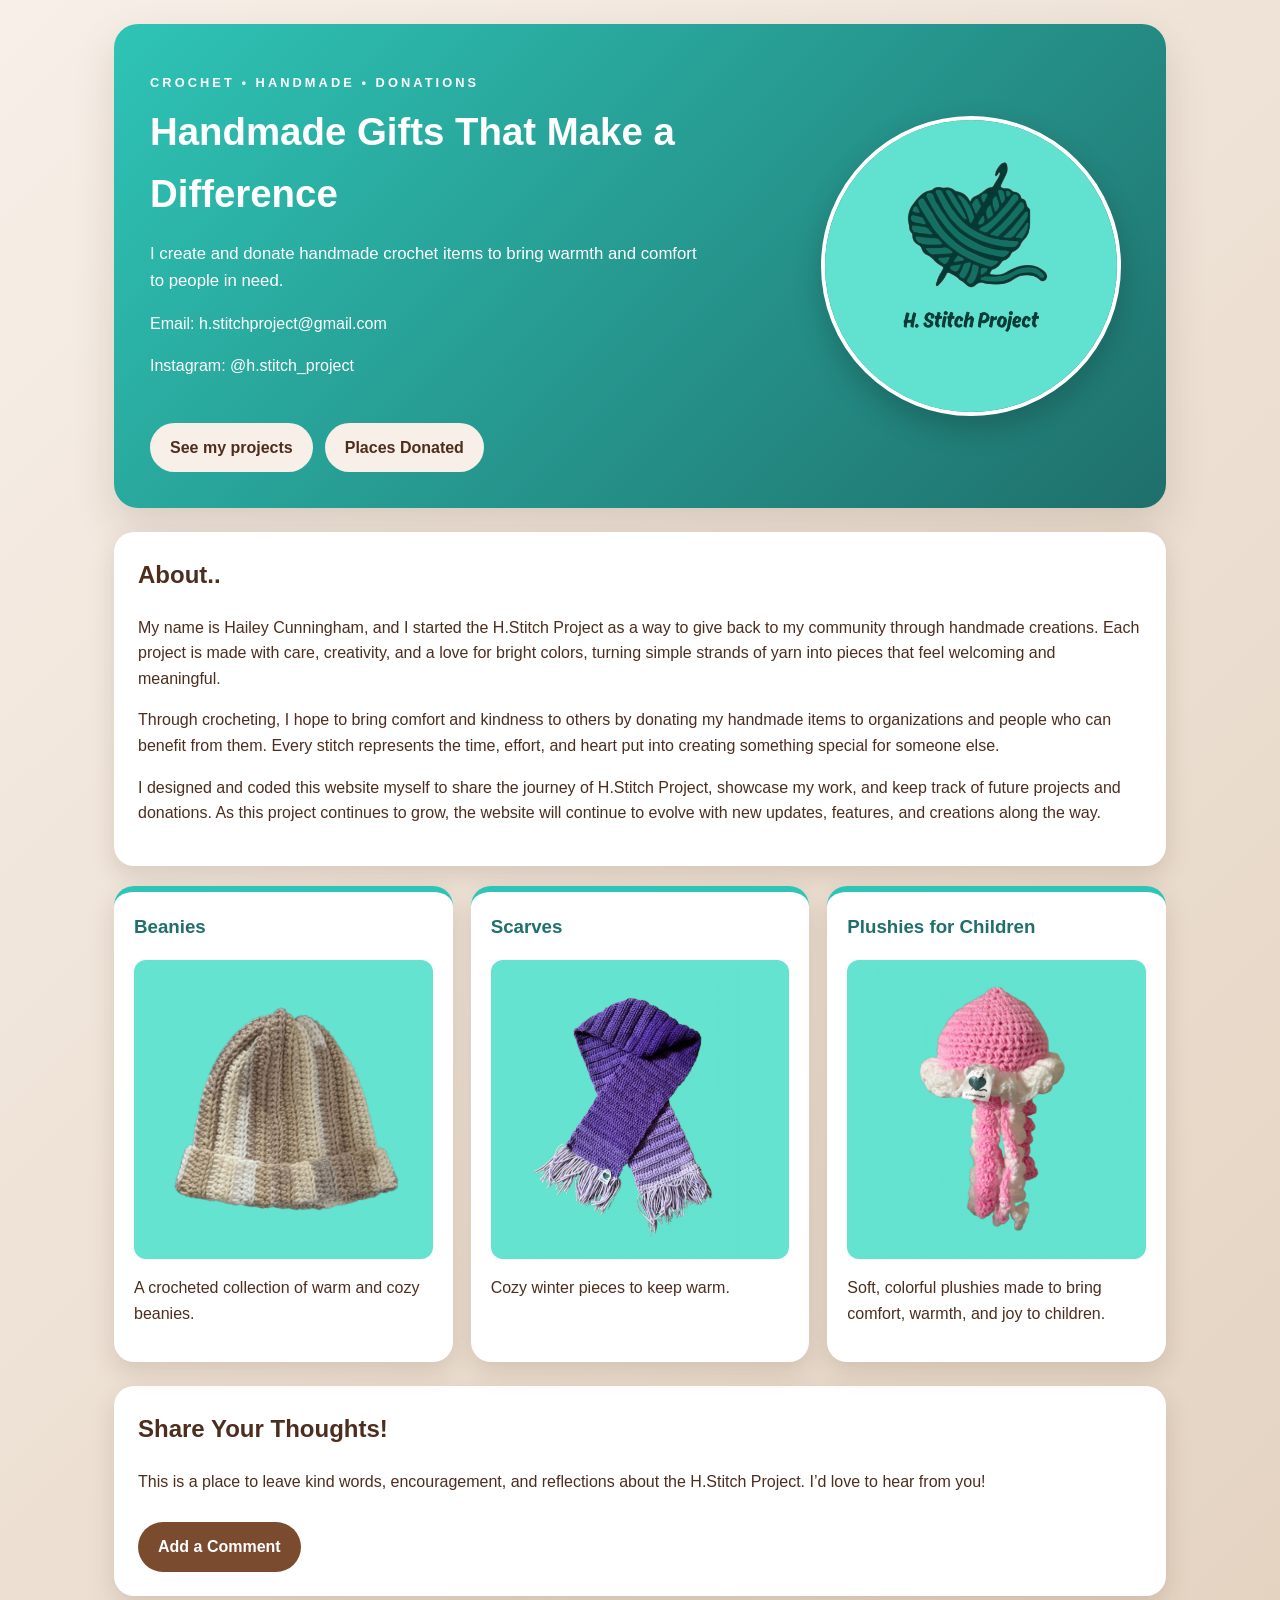
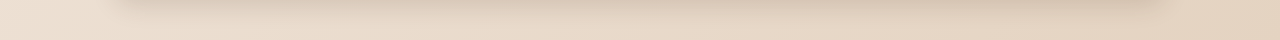
<file: index.html>
<!DOCTYPE html>
<html lang="en">
  <head>
    <meta charset="UTF-8" />
    <meta name="viewport" content="width=device-width, initial-scale=1.0" />
    <title>H.Stitch Project | Crochet Donations</title>
    <link rel="stylesheet" href="styles.css?v=2" />
  </head>
  <body>
    <div class="page-shell">
      <header class="hero">
        <div class="hero-content">
          <p class="eyebrow">Crochet • Handmade • Donations</p>
          <h1>Handmade Gifts That Make a Difference</h1>
          <p class="hero-text">
            I create and donate handmade crochet items to bring warmth and comfort 
          to people in need. <p>
            Email: h.stitchproject@gmail.com <p>
            Instagram: @h.stitch_project
          </p>
          <div class="button-group">
            <a class="button" href="project-archive.html">See my projects</a>
            <a class="button" href="places-donated.html">Places Donated</a>
          </div>
        </div>

        <img src="hero-logo.png" alt="H. Stitch Project Logo" class="hero-image">
      </header>

      <main>
  <section class="intro">
    <h2>About..</h2>

    <p>
      My name is Hailey Cunningham, and I started the H.Stitch Project as a way to give back to my community 
      through handmade creations. Each project is made with care, creativity, and a love for bright colors,
       turning simple strands of yarn into pieces that feel welcoming and meaningful.
    </p>

    <p>
      Through crocheting, I hope to bring comfort and kindness to others by donating my handmade items to 
      organizations and people who can benefit from them. Every stitch represents the time, effort, and heart
       put into creating something special for someone else.
    </p>

    <p>
      I designed and coded this website myself to share the journey of H.Stitch Project, showcase my work,
       and keep track of future projects and donations. As this project continues to grow, the website will
        continue to evolve with new updates, features, and creations along the way.
    </p>

  </section>

        <section id="projects" class="projects-grid">
          <article class="project-card">
            <h3>Beanies</h3>
            <img src="beanies/main.png" alt="Handmade crochet beanie" class="project-image">
            <p>A crocheted collection of warm and cozy beanies.</p>
          </article>

          <article class="project-card">
            <h3>Scarves</h3>
            <img src="beanies/maintwo.png" alt="Handmade crochet scarf" class="project-image">
            <p>Cozy winter pieces to keep warm.</p>
          </article>

          <article class="project-card">
            <h3>Plushies for Children</h3>
            <img src="beanies/mainthree.png" alt="Handmade crochet plushies for children" class="project-image">
            <p>Soft, colorful plushies made to bring comfort, warmth, and joy to children.</p>
          </article>
        </section>

        <section class="contact">
          <h2>Share Your Thoughts!</h2>
          <p>This is a place to leave kind words, encouragement, and reflections about the H.Stitch Project. I’d love to hear from you!</p>
          <a class="button secondary" href="discussion.html">Add a Comment</a>
        </section>
      </main>
    </div>
  </body>
</html>
</file>
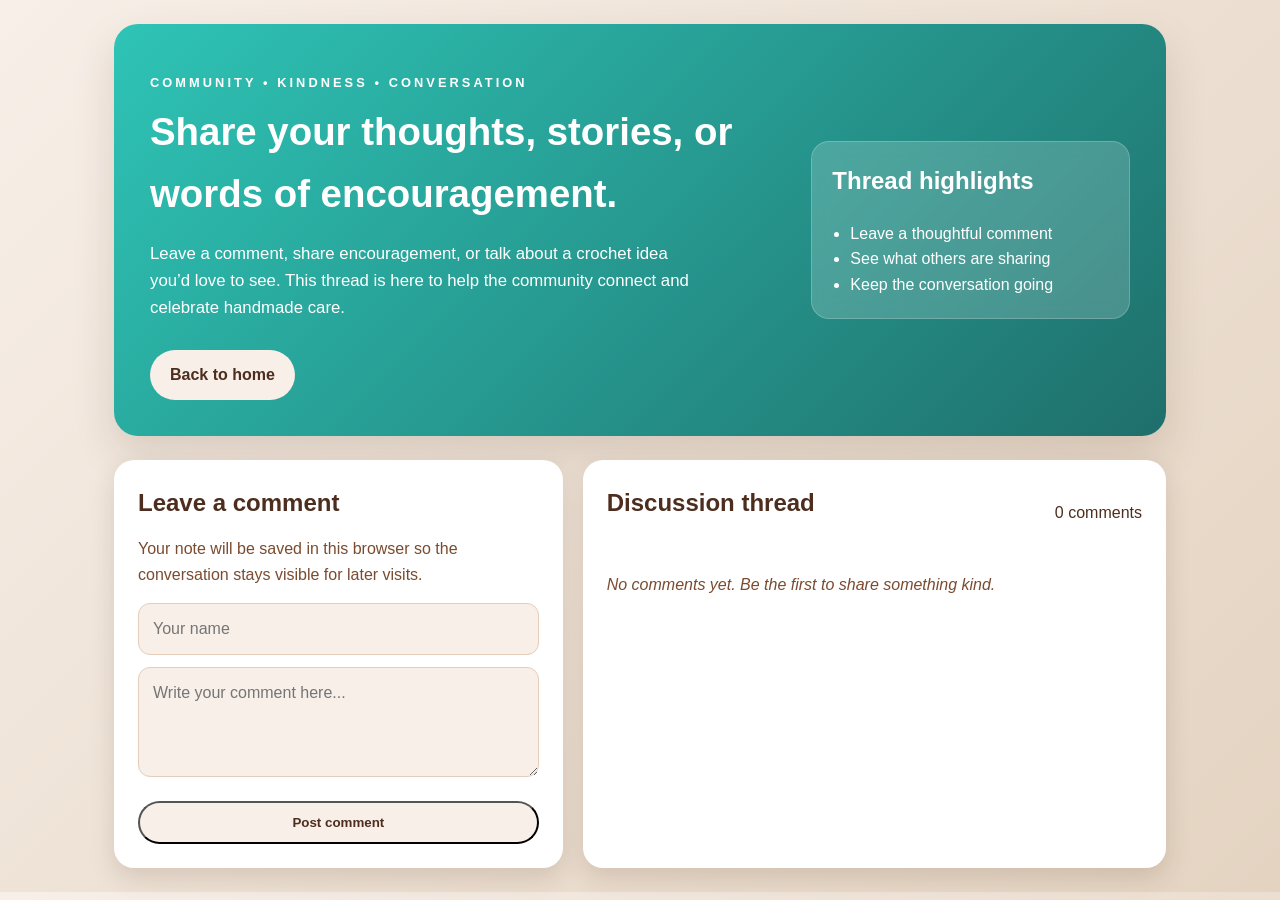
<file: discussion.html>
<!DOCTYPE html>
<html lang="en">
  <head>
    <meta charset="UTF-8" />
    <meta name="viewport" content="width=device-width, initial-scale=1.0" />
    <title>H.Stitch Project | Discussion Thread</title>
    <link rel="stylesheet" href="styles.css?v=2" />
  </head>
  <body>
    <div class="page-shell">
      <header class="hero discussion-hero">
        <div class="hero-content">
          <p class="eyebrow">Community • Kindness • Conversation</p>
          <h1>Share your thoughts, stories, or words of encouragement.</h1>
          <p class="hero-text">
            Leave a comment, share encouragement, or talk about a crochet idea you’d love to see.
            This thread is here to help the community connect and celebrate handmade care.
          </p>
          <a class="button" href="index.html">Back to home</a>
        </div>

        <div class="hero-card">
          <h2>Thread highlights</h2>
          <ul>
            <li>Leave a thoughtful comment</li>
            <li>See what others are sharing</li>
            <li>Keep the conversation going</li>
          </ul>
        </div>
      </header>

      <main class="discussion-layout">
        <section class="discussion-card">
          <h2>Leave a comment</h2>
          <p class="discussion-intro">
            Your note will be saved in this browser so the conversation stays visible for later visits.
          </p>
          <form id="comment-form" class="comment-form">
            <input id="name" type="text" placeholder="Your name" required />
            <textarea id="message" placeholder="Write your comment here..." required></textarea>
            <button class="button" type="submit">Post comment</button>
          </form>
        </section>

        <section class="discussion-card">
          <div class="thread-header">
            <h2>Discussion thread</h2>
            <p id="comment-count">0 comments</p>
          </div>
          <div id="comment-list" class="comment-list"></div>
        </section>
      </main>
    </div>

    <script>
      const STORAGE_KEY = "hstitch-discussion-comments";
      const starterComments = [];

      const form = document.getElementById("comment-form");
      const nameInput = document.getElementById("name");
      const messageInput = document.getElementById("message");
      const commentList = document.getElementById("comment-list");
      const commentCount = document.getElementById("comment-count");

      function loadComments() {
        try {
          const saved = localStorage.getItem(STORAGE_KEY);
          if (!saved) {
            localStorage.setItem(STORAGE_KEY, JSON.stringify(starterComments));
            return starterComments;
          }
          return JSON.parse(saved);
        } catch (error) {
          console.warn("Could not load comments:", error);
          return starterComments;
        }
      }

      function saveComments(comments) {
        localStorage.setItem(STORAGE_KEY, JSON.stringify(comments));
      }

      function renderComments() {
        const comments = loadComments();
        if (!comments.length) {
          commentList.innerHTML = '<p class="empty-state">No comments yet. Be the first to share something kind.</p>';
        } else {
          commentList.innerHTML = comments
            .map((comment, index) => `
              <article class="comment-item">
                <div class="comment-meta">
                  <strong>${comment.name}</strong>
                  <span>${comment.timestamp}</span>
                </div>
                <p>${comment.message}</p>
                <button class="delete-button" type="button" data-index="${index}">Delete</button>
              </article>
            `)
            .join("");
        }

        commentCount.textContent = `${comments.length} ${comments.length === 1 ? "comment" : "comments"}`;
      }

      form.addEventListener("submit", (event) => {
        event.preventDefault();

        const comments = loadComments();
        comments.unshift({
          name: nameInput.value.trim() || "Anonymous",
          message: messageInput.value.trim(),
          timestamp: "Just now"
        });

        saveComments(comments);
        form.reset();
        renderComments();
      });

      commentList.addEventListener("click", (event) => {
        const deleteButton = event.target.closest(".delete-button");
        if (!deleteButton) return;

        const comments = loadComments();
        const index = Number(deleteButton.getAttribute("data-index"));
        comments.splice(index, 1);
        saveComments(comments);
        renderComments();
      });

      renderComments();
    </script>
  </body>
</html>
</file>
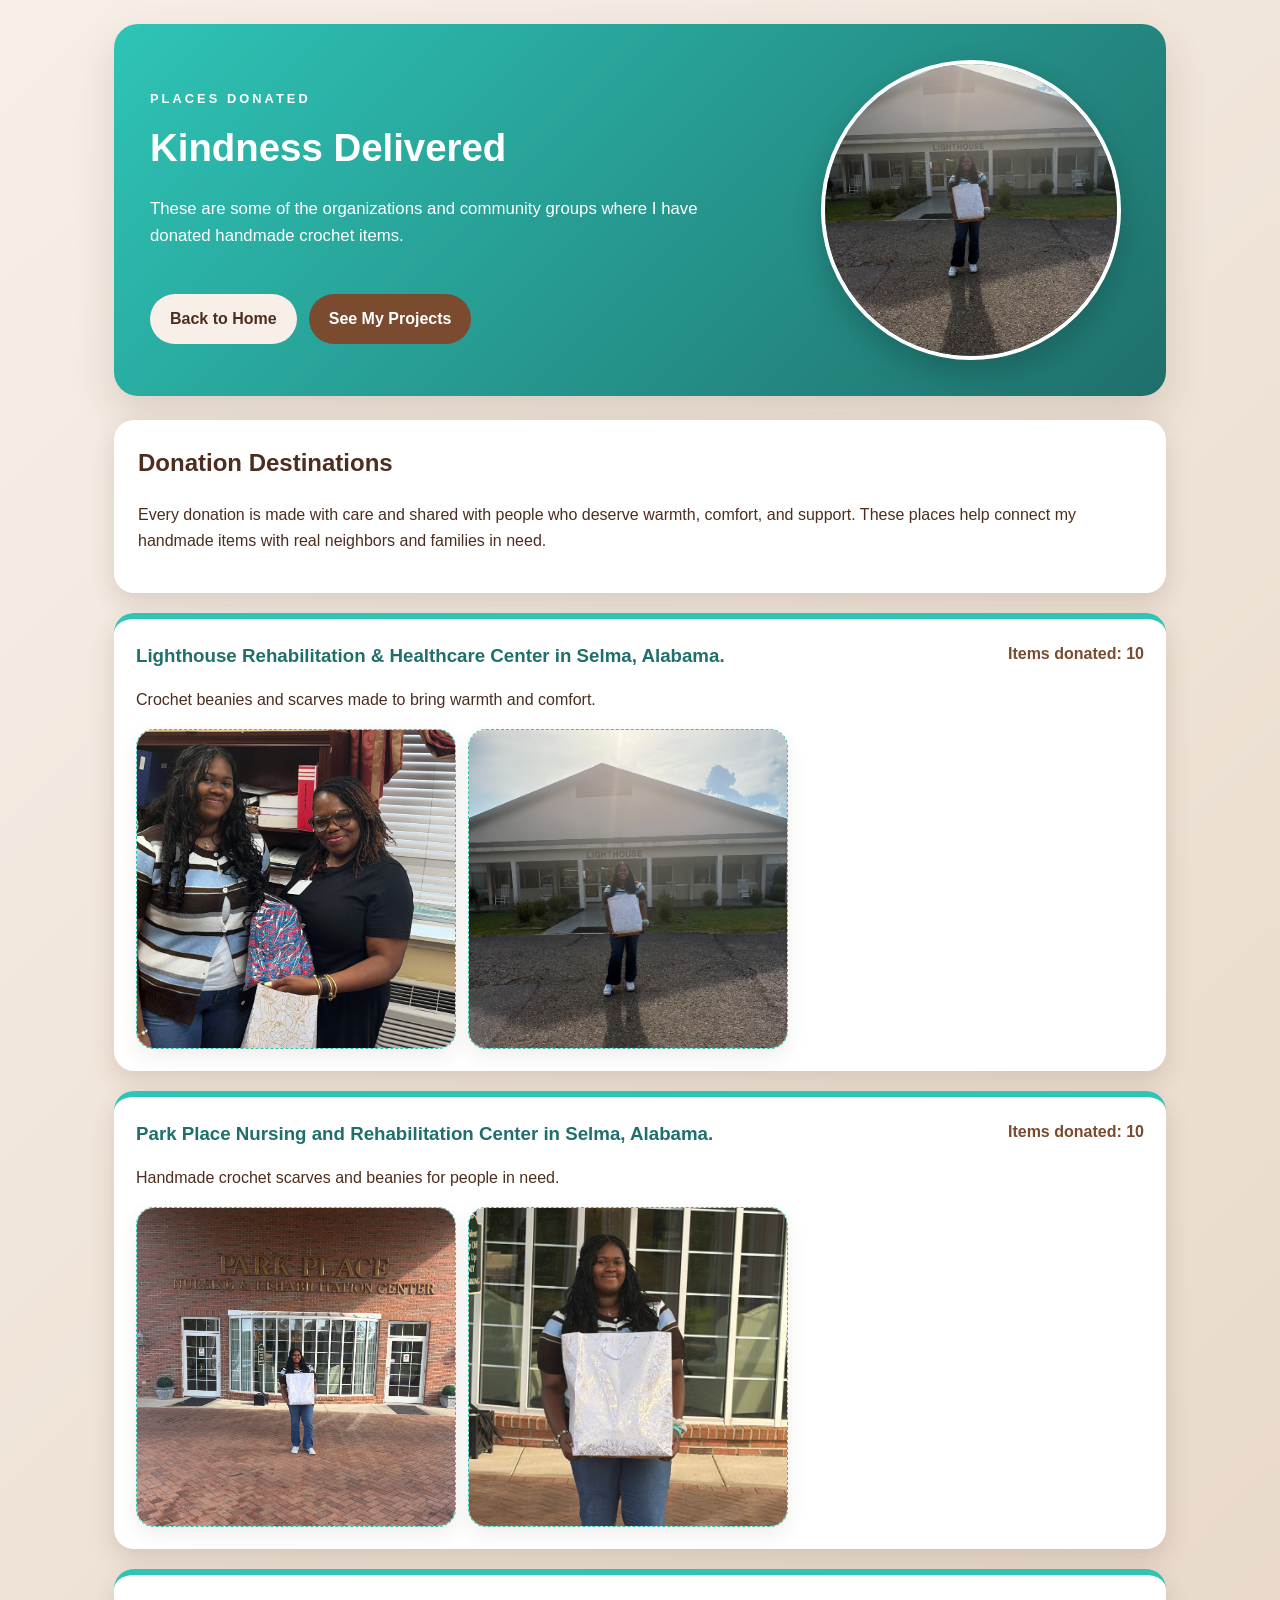
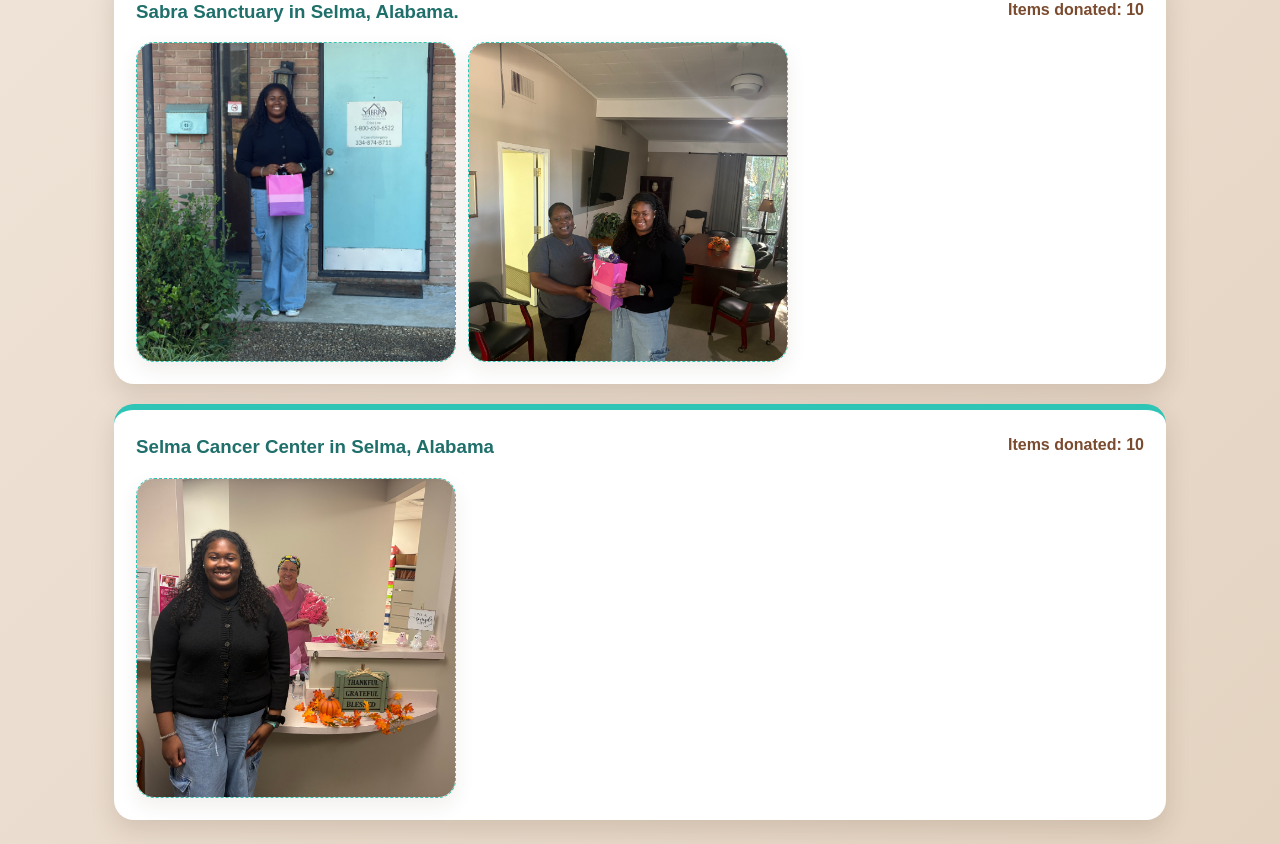
<file: places-donated.html>
<!DOCTYPE html>
<html lang="en">
  <head>
    <meta charset="UTF-8" />
    <meta name="viewport" content="width=device-width, initial-scale=1.0" />
    <title>Places Donated | H.Stitch Project</title>
    <link rel="stylesheet" href="styles.css?v=2" />
  </head>
  <body>
    <div class="page-shell">
      <header class="hero">
        <div class="hero-content">
          <p class="eyebrow">Places Donated</p>
          <h1>Kindness Delivered</h1>
          <p class="hero-text">
            These are some of the organizations and community groups where I have donated handmade crochet items.
          </p>
          <div class="button-group">
            <a class="button" href="index.html">Back to Home</a>
            <a class="button secondary" href="project-archive.html">See My Projects</a>
          </div>
        </div>

        <img src="pics/Lighout.jpg" alt="Donation photo for H. Stitch Project" class="hero-image" />
      </header>

      <main>
        <section class="intro">
          <h2>Donation Destinations</h2>
          <p>
            Every donation is made with care and shared with people who deserve warmth, comfort, and support. These places help connect my handmade items with real neighbors and families in need.
          </p>
        </section>

        <section class="donation-list">
          <article class="donation-card">
            <div class="donation-card-top">
              <h3>Lighthouse Rehabilitation & Healthcare Center in Selma, Alabama.</h3>
              <p class="donation-count">Items donated: 10</p>
            </div>
            <p>Crochet beanies and scarves made to bring warmth and comfort.</p>
            <div class="donation-photos">
              <div class="donation-photo-pair">
                <img src="pics/lightin.jpg" alt="Lighthouse Rehabilitation donation photo" class="donation-photo donation-photo--main" />
                <img src="pics/Lighout.jpg" alt="Portrait photo for H. Stitch Project" class="donation-photo donation-photo--portrait" />
              </div>
            </div>
          </article>

          <article class="donation-card">
            <div class="donation-card-top">
              <h3>Park Place Nursing and Rehabilitation Center in Selma, Alabama.</h3>
              <p class="donation-count">Items donated: 10</p>
            </div>
            <p>Handmade crochet scarves and beanies for people in need.</p>
            <div class="donation-photos">
              <div class="donation-photo-pair">
                <img src="pics/parkout.jpg" alt="Park Place donation photo" class="donation-photo donation-photo--main" />
                <img src="pics/me.jpg" alt="Portrait photo for H. Stitch Project" class="donation-photo donation-photo--portrait" />
              </div>
            </div>
          </article>

          <article class="donation-card">
            <div class="donation-card-top">
              <h3>Sabra Sanctuary in Selma, Alabama.</h3>
              <p class="donation-count">Items donated: 10</p>
            </div>
            <div class="donation-photos">
              <div class="donation-photo-pair">
                <img src="pics/sabra1.jpg" alt="Sabra Sanctuary donation photo 1" class="donation-photo donation-photo--main" />
                <img src="pics/sabra2.jpg" alt="Sabra Sanctuary donation photo 2" class="donation-photo donation-photo--portrait" />
              </div>
            </div>
          </article>

          <article class="donation-card">
            <div class="donation-card-top">
              <h3>Selma Cancer Center in Selma, Alabama</h3>
              <p class="donation-count">Items donated: 10</p>
            </div>
            <div class="donation-photos">
              <img src="pics/cancer1.jpg" alt="Selma Cancer Center donation photo" class="donation-photo donation-photo--main" />
            </div>
          </article>

        </section>
      </main>
    </div>
  </body>
</html>
</file>
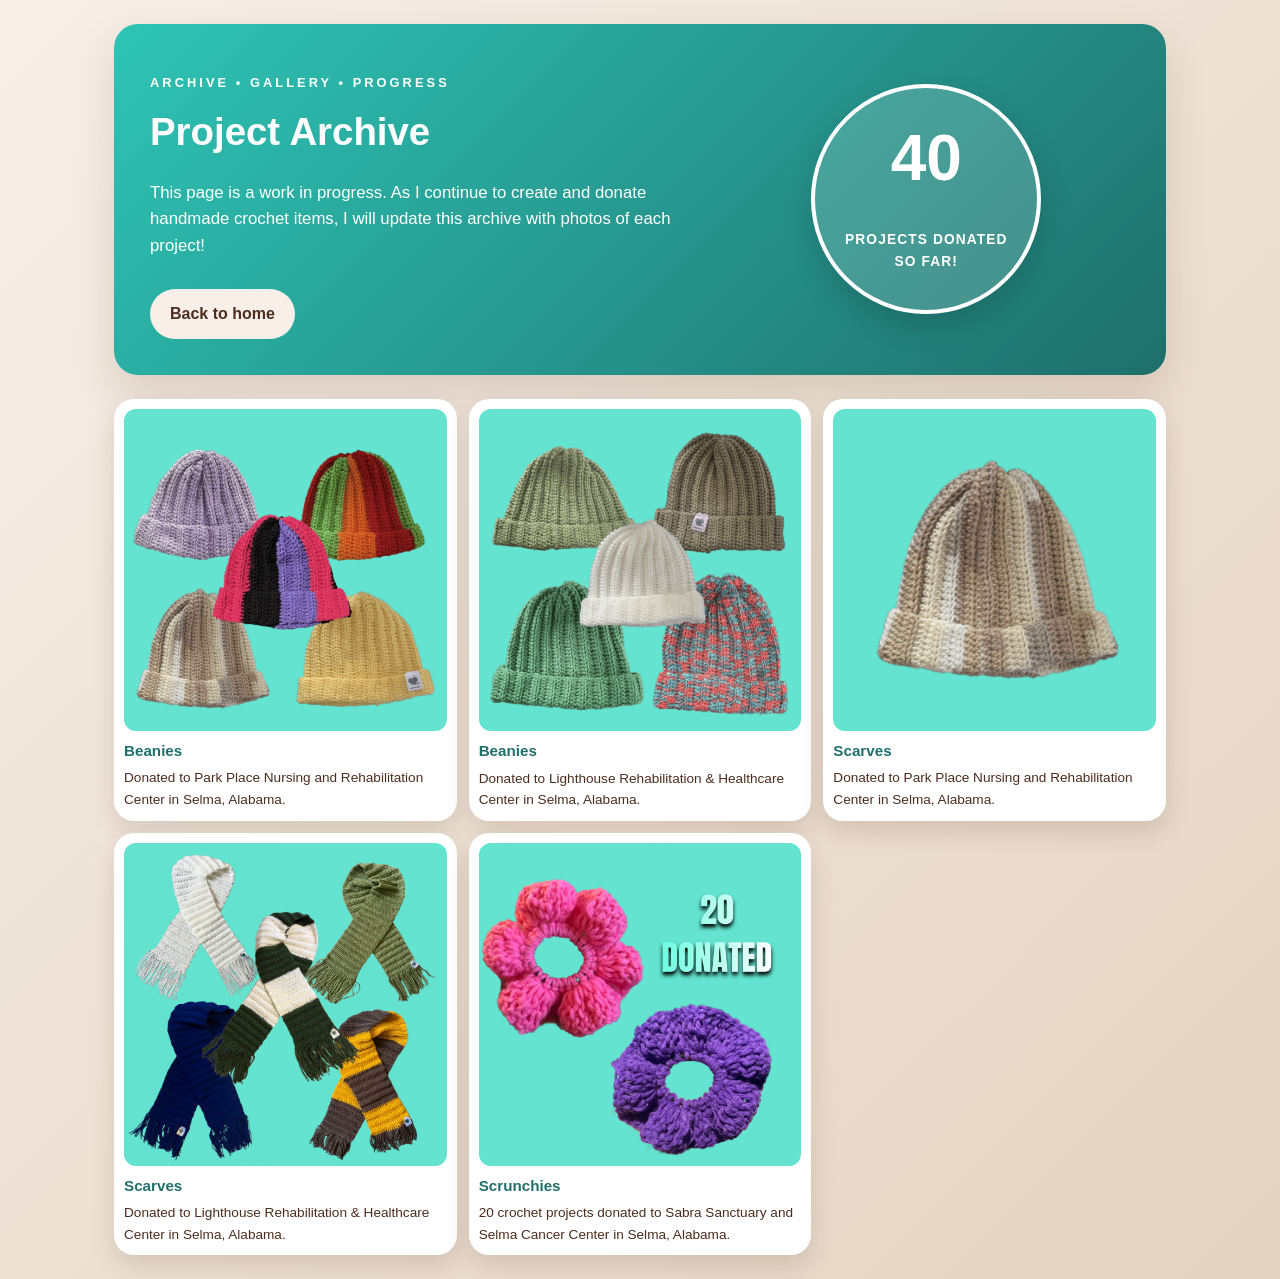
<file: project-archive.html>
<!DOCTYPE html>
<html lang="en">
  <head>
    <meta charset="UTF-8" />
    <meta name="viewport" content="width=device-width, initial-scale=1.0" />
    <title>H.Stitch Project | Project Archive</title>
    <link rel="stylesheet" href="styles.css?v=2" />
  </head>
  <body>
    <div class="page-shell">
      <header class="hero discussion-hero">
        <div class="hero-content">
          <p class="eyebrow">Archive • Gallery • Progress</p>
          <h1>Project Archive</h1>
          <p class="hero-text">
            This page is a work in progress. As I continue to create and donate 
            handmade crochet items, I will update this archive with photos of each
             project!
          </p>
          <a class="button" href="index.html">Back to home</a>
        </div>

        <div class="stat-circle">
          <div class="stat-number">40</div>
          <p class="stat-label">projects donated so far!</p>
        </div>
      </header>

      <main>
        <section class="archive-grid">
          <article class="archive-card">
            <img src="beanies/one.png" alt="Handmade crochet beanie" class="archive-image">
            <h3>Beanies</h3>
            <p>Donated to Park Place Nursing and Rehabilitation Center in Selma, Alabama.</p>
          </article>

          <article class="archive-card">
            <img src="beanies/two.png" alt="Handmade crochet beanie" class="archive-image">
            <h3>Beanies</h3>
            <p>Donated to Lighthouse Rehabilitation & Healthcare Center in Selma, Alabama.</p>
          </article>

          <article class="archive-card">
            <img src="beanies/three.png" alt="Handmade crochet scarf" class="archive-image">
            <h3>Scarves</h3>
            <p>Donated to Park Place Nursing and Rehabilitation Center in Selma, Alabama.</p>
          </article>

          <article class="archive-card">
            <img src="beanies/four.png" alt="Handmade crochet scarf" class="archive-image">
            <h3>Scarves</h3>
            <p>Donated to Lighthouse Rehabilitation & Healthcare Center in Selma, Alabama.</p>
          </article>

          <article class="archive-card">
            <img src="beanies/five.png" alt="Crochet projects donated to Sabra Sanctuary and Selma Cancer Center" class="archive-image">
            <h3>Scrunchies</h3>
            <p>20 crochet projects donated to Sabra Sanctuary and Selma Cancer Center in Selma, Alabama.</p>
          </article>
        </section>
      </main>
    </div>
  </body>
</html>
</file>
<file: styles.css>
:root {
  --turquoise: #2ec4b6;
  --teal: #1f6f6b;
  --cream: #f7efe8;
  --brown: #7a4b2f;
  --dark-brown: #4d2d1e;
  --shadow: rgba(77, 45, 30, 0.15);
}

* {
  box-sizing: border-box;
}

body {
  margin: 0;
  font-family: "Segoe UI", Tahoma, Geneva, Verdana, sans-serif;
  background: linear-gradient(135deg, var(--cream), #e4d3c1);
  color: var(--dark-brown);
  line-height: 1.6;
  overflow-x: hidden;
}

.page-shell {
  max-width: 1100px;
  margin: 0 auto;
  padding: 24px;
}

.hero {
  display: grid;
  grid-template-columns: minmax(0, 2fr) minmax(0, 1fr);
  gap: 24px;
  align-items: center;
  background: linear-gradient(135deg, var(--turquoise), var(--teal));
  color: white;
  border-radius: 24px;
  padding: 36px;
  box-shadow: 0 18px 40px var(--shadow);
  overflow: hidden;
}

.hero-content {
  min-width: 0;
}

.eyebrow {
  text-transform: uppercase;
  letter-spacing: 0.24em;
  font-size: 0.8rem;
  margin-bottom: 8px;
  font-weight: 700;
}

h1,
h2,
h3 {
  margin-top: 0;
}

.hero h1 {
  font-size: clamp(2rem, 3vw, 3rem);
  margin-bottom: 12px;
}

.hero-text {
  max-width: 560px;
  font-size: 1.05rem;
}

.button {
  display: inline-block;
  margin-top: 12px;
  padding: 12px 20px;
  background: var(--cream);
  color: var(--dark-brown);
  text-decoration: none;
  font-weight: 700;
  border-radius: 999px;
  transition: transform 0.2s ease;
  box-sizing: border-box;
  max-width: 100%;
}

.button-group {
  display: inline-flex;
  flex-wrap: wrap;
  gap: 12px;
  margin-top: 16px;
}

.button:hover {
  transform: translateY(-2px);
}

.button.secondary {
  background: var(--brown);
  color: white;
}

.hero-image {
  width: min(100%, 300px);
  max-width: 300px;
  height: auto;
  aspect-ratio: 1;
  border-radius: 50%;
  object-fit: cover;
  display: block;
  margin: 0 auto;
  box-shadow: 0 12px 30px rgba(0, 0, 0, 0.2);
  border: 4px solid white;
}

.donation-list {
  display: grid;
  gap: 20px;
  margin-top: 20px;
}

.donation-card {
  background: white;
  border-radius: 20px;
  padding: 22px;
  box-shadow: 0 10px 25px var(--shadow);
  border-top: 6px solid var(--turquoise);
}

.donation-card-top {
  display: flex;
  justify-content: space-between;
  align-items: flex-start;
  gap: 16px;
  flex-wrap: wrap;
  margin-bottom: 12px;
}

.donation-card h3 {
  margin: 0;
  color: var(--teal);
}

.donation-count {
  margin: 0;
  font-weight: 700;
  color: var(--brown);
}

.donation-photos {
  display: grid;
  gap: 12px;
  margin-top: 16px;
  justify-items: start;
}

.donation-photo-pair {
  display: flex;
  align-items: flex-start;
  gap: 12px;
  flex-wrap: wrap;
}

.donation-photo {
  width: min(100%, 320px);
  aspect-ratio: 1 / 1;
  object-fit: cover;
  border-radius: 18px;
  background: linear-gradient(135deg, #f7f0ea, #f0e4d6);
  border: 1px dashed var(--turquoise);
  display: block;
  color: var(--teal);
  font-weight: 700;
  text-align: center;
  padding: 0;
  box-shadow: 0 8px 20px rgba(77, 45, 30, 0.08);
}

.donation-photo--portrait {
  object-position: center 18%;
}

.donation-photo--main {
  object-position: center 18%;
}

.hero-card {
  background: rgba(255, 255, 255, 0.18);
  border: 1px solid rgba(255, 255, 255, 0.2);
  border-radius: 18px;
  padding: 20px;
  backdrop-filter: blur(8px);
}

.stat-circle {
  display: grid;
  place-items: center;
  width: 230px;
  height: 230px;
  padding: 24px;
  box-sizing: border-box;
  border: 4px solid white;
  border-radius: 50%;
  background: rgba(255, 255, 255, 0.16);
  box-shadow: 0 12px 30px rgba(0, 0, 0, 0.16);
  text-align: center;
}

.stat-number {
  font-size: 4rem;
  font-weight: 900;
  line-height: 1;
  color: white;
  margin: 0;
}

.stat-label {
  margin: 12px 0 0;
  color: white;
  font-weight: 700;
  text-transform: uppercase;
  letter-spacing: 0.08em;
  font-size: 0.86rem;
}

.hero-card ul {
  padding-left: 18px;
  margin: 0;
}

main {
  margin-top: 24px;
}

.intro,
.contact {
  background: white;
  border-radius: 20px;
  padding: 24px;
  margin-bottom: 20px;
  box-shadow: 0 10px 25px var(--shadow);
}

.contact {
  margin-top: 24px;
}

.discussion-hero {
  margin-bottom: 24px;
}

.discussion-layout {
  display: grid;
  gap: 20px;
  grid-template-columns: minmax(0, 1fr) minmax(0, 1.3fr);
}

.discussion-card {
  background: white;
  border-radius: 20px;
  padding: 24px;
  box-shadow: 0 10px 25px var(--shadow);
  min-width: 0;
  width: 100%;
  overflow-wrap: anywhere;
}

.discussion-intro {
  margin-top: -6px;
  color: var(--brown);
}

.comment-form {
  display: flex;
  flex-direction: column;
  gap: 12px;
}

.comment-form input,
.comment-form textarea {
  border: 1px solid #e4cdbb;
  border-radius: 12px;
  padding: 12px 14px;
  font: inherit;
  color: var(--dark-brown);
  background: var(--cream);
}

.comment-form textarea {
  min-height: 110px;
  resize: vertical;
}

.thread-header {
  display: flex;
  justify-content: space-between;
  align-items: center;
  gap: 12px;
  margin-bottom: 14px;
}

.comment-list {
  display: flex;
  flex-direction: column;
  gap: 12px;
}

.comment-item {
  border: 1px solid #f0dfcf;
  border-radius: 14px;
  padding: 14px;
  background: linear-gradient(135deg, #fffdfa, #f9efe8);
}

.delete-button {
  margin-top: 10px;
  border: none;
  border-radius: 999px;
  padding: 8px 12px;
  background: var(--brown);
  color: white;
  cursor: pointer;
  font-weight: 600;
}

.delete-button:hover {
  opacity: 0.9;
}

.comment-meta {
  display: flex;
  justify-content: space-between;
  gap: 10px;
  color: var(--teal);
  margin-bottom: 6px;
  font-size: 0.95rem;
}

.empty-state {
  color: var(--brown);
  font-style: italic;
}

.projects-grid {
  display: grid;
  grid-template-columns: repeat(3, minmax(0, 1fr));
  gap: 18px;
}

.project-card {
  background: white;
  border-radius: 20px;
  padding: 20px;
  box-shadow: 0 10px 25px var(--shadow);
  border-top: 6px solid var(--turquoise);
}

.project-card h3 {
  color: var(--teal);
}

.project-image {
  width: 100%;
  height: auto;
  border-radius: 12px;
  margin-bottom: 12px;
  display: block;
}

.archive-grid {
  display: grid;
  grid-template-columns: repeat(3, minmax(0, 1fr));
  gap: 12px;
}

.archive-card {
  background: white;
  border-radius: 20px;
  padding: 10px;
  box-shadow: 0 10px 25px var(--shadow);
}

.archive-image {
  width: 100%;
  height: auto;
  margin-bottom: 8px;
  border-radius: 12px;
  display: block;
}

.archive-card h3 {
  color: var(--teal);
  margin: 0 0 4px 0;
  font-size: 0.95rem;
}

.archive-card p {
  margin: 0;
  font-size: 0.85rem;
}

@media (max-width: 900px) {
  .hero {
    display: flex;
    flex-direction: column;
    align-items: center;
    justify-content: center;
    gap: 20px;
    text-align: center;
  }

  .hero-content,
  .hero-card {
    width: 100%;
    max-width: 100%;
  }

  .stat-circle {
    margin: 0 auto;
    align-self: center;
    justify-self: center;
  }

  .discussion-layout {
    display: flex !important;
    flex-direction: column;
    gap: 20px;
  }

  .discussion-card {
    width: 100%;
    max-width: 100%;
  }

  .projects-grid,
  .archive-grid {
    grid-template-columns: 1fr;
  }
}

@media (max-width: 480px) {
  .page-shell {
    padding: 14px;
  }

  .hero,
  .intro,
  .contact,
  .project-card,
  .discussion-card {
    padding: 18px;
  }

  .hero {
    padding: 20px;
  }

  .hero-content {
    width: 100%;
    max-width: 100%;
    display: flex;
    flex-direction: column;
    align-items: center;
  }

  .hero-image {
    width: min(60vw, 170px);
    max-width: 170px;
    margin: 0 auto;
  }

  .hero h1,
  .hero-text {
    max-width: 100%;
  }

  .thread-header {
    flex-direction: column;
    align-items: flex-start;
  }

  .comment-meta {
    flex-direction: column;
    gap: 4px;
  }

  .comment-item {
    overflow-wrap: anywhere;
  }

  .button {
    display: block;
    width: 100%;
    text-align: center;
  }
}
</file>
